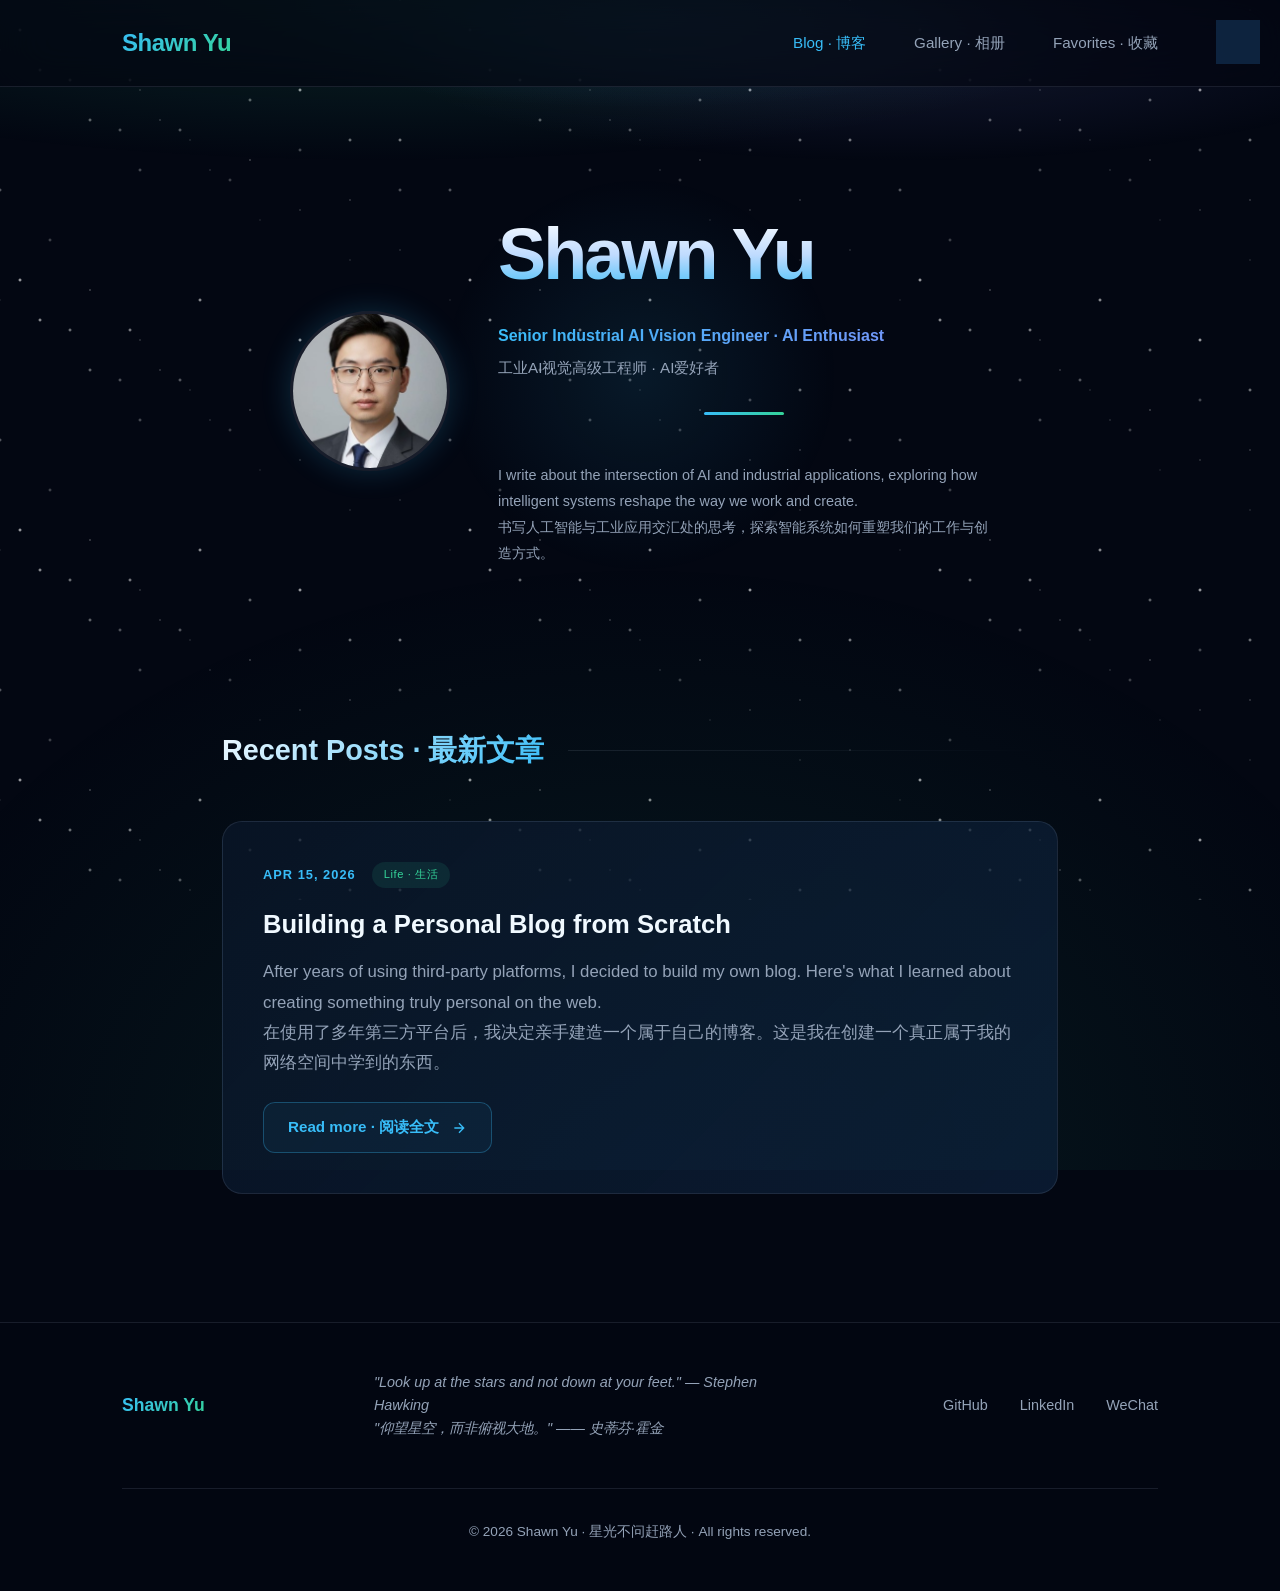
<file: index.html>
<!DOCTYPE html>
<html lang="zh-CN">
<head>
    <meta charset="UTF-8">
    <meta name="viewport" content="width=device-width, initial-scale=1.0">
    <title>Shawn Yu · 星河与诗 · Stars & Poetry</title>
    <link rel="stylesheet" href="css/style.css">
</head>
<body>
    <!-- Music Player -->
    <audio id="bgm" loop preload="auto">
        <source src="music/bgm.mp3" type="audio/mpeg">
    </audio>
    <button class="music-btn" id="musicBtn" onclick="toggleMusic()" title="播放音乐" aria-label="播放背景音乐">
        <svg id="iconPlay" viewBox="0 0 24 24" fill="currentColor"><path d="M8 5v14l11-7z"/></svg>
        <svg id="iconPause" viewBox="0 0 24 24" fill="currentColor" style="display:none"><path d="M6 19h4V5H6v14zm8-14v14h4V5h-4z"/></svg>
    </button>

    <div class="stars">
        <div class="stars-layer"></div>
        <div class="stars-layer"></div>
        <div class="stars-layer"></div>
    </div>
    <div class="aurora"></div>
    <div class="earth-glow"></div>

    <header class="site-header">
        <nav class="nav-container">
            <a href="#home" class="logo" data-nav="home" aria-label="返回首页">Shawn Yu</a>
            <ul class="nav-links">
                <li><a href="#home" class="nav-link" data-nav="home">Blog · 博客</a></li>
                <li><a href="#gallery" class="nav-link" data-nav="gallery">Gallery · 相册</a></li>
                <li><a href="#favorites" class="nav-link" data-nav="favorites">Favorites · 收藏</a></li>
            </ul>
        </nav>
    </header>

    <!-- Home Section -->
    <main id="section-home" class="spa-section">
        <section class="hero">
            <div class="hero-content hero-split">
                <img src="statics/person.jpg" alt="Shawn Yu" class="avatar">
                <div class="hero-text">
                    <h1>Shawn Yu</h1>
                    <p class="tagline">
    <span class="tagline-en">Senior Industrial AI Vision Engineer · AI Enthusiast</span>
    <span class="tagline-cn">工业AI视觉高级工程师 · AI爱好者</span>
</p>
                    <div class="divider"></div>
                    <p class="bio">I write about the intersection of AI and industrial applications, exploring how intelligent systems reshape the way we work and create.<br>书写人工智能与工业应用交汇处的思考，探索智能系统如何重塑我们的工作与创造方式。</p>
                </div>
            </div>
        </section>

        <section class="recent-posts">
            <div class="section-header">
                <h2>Recent Posts · 最新文章</h2>
                <div class="section-line"></div>
            </div>
            <div class="posts-grid">
                <article class="post-card">
                    <div class="post-card-inner">
                        <div class="post-meta">
                            <time class="post-date" datetime="2026-04-15">Apr 15, 2026</time>
                            <span class="post-tag">Life · 生活</span>
                        </div>
                        <h3 class="post-title"><a href="#post/first-post">Building a Personal Blog from Scratch</a></h3>
                        <p class="post-excerpt">After years of using third-party platforms, I decided to build my own blog. Here's what I learned about creating something truly personal on the web.<br>在使用了多年第三方平台后，我决定亲手建造一个属于自己的博客。这是我在创建一个真正属于我的网络空间中学到的东西。</p>
                        <a href="#post/first-post" class="read-more">
                            Read more · 阅读全文
                            <svg width="16" height="16" viewBox="0 0 24 24" fill="none" stroke="currentColor" stroke-width="2"><path d="M5 12h14M12 5l7 7-7 7"/></svg>
                        </a>
                    </div>
                </article>
            </div>
        </section>
    </main>

    <!-- Favorites Section -->
    <main id="section-favorites" class="spa-section" style="display:none;">
        <section class="hero">
            <div class="hero-content">
                <h1>Favorites</h1>
                <p class="tagline">Websites & Tools I Use Daily<br>每日使用的网站与工具</p>
                <div class="divider"></div>
                <p class="bio">A curated collection of resources that spark joy and boost productivity.<br>精心挑选的资源集，助你发现惊喜、提升效率。</p>
            </div>
        </section>

        <section class="favorites-section">
            <div class="section-header">
                <h2>AI & Development · AI与开发</h2>
                <div class="section-line"></div>
            </div>
            <div class="favorites-grid">
                <a href="https://claude.ai" target="_blank" rel="noopener noreferrer" class="favorite-card">
                    <div class="favorite-icon">🤖</div>
                    <div class="favorite-content">
                        <h3>Claude AI</h3>
                        <p>Anthropic's AI assistant for thoughtful conversations and complex tasks.<br>为你提供深度对话与复杂任务协助的AI伙伴。</p>
                    </div>
                </a>
                <a href="https://github.com" target="_blank" rel="noopener noreferrer" class="favorite-card">
                    <div class="favorite-icon">💻</div>
                    <div class="favorite-content">
                        <h3>GitHub</h3>
                        <p>Where the world's developers share code and build the future.<br>全球开发者共享代码、共创未来的平台。</p>
                    </div>
                </a>
                <a href="https://chat.openai.com" target="_blank" rel="noopener noreferrer" class="favorite-card">
                    <div class="favorite-icon">🧠</div>
                    <div class="favorite-content">
                        <h3>ChatGPT</h3>
                        <p>OpenAI's conversational AI that helps with writing, coding, and more.<br>OpenAI的对话AI，助你写作、编程、探索创意。</p>
                    </div>
                </a>
            </div>
        </section>

        <section class="favorites-section">
            <div class="section-header">
                <h2>Design & Creativity · 设计与创意</h2>
                <div class="section-line"></div>
            </div>
            <div class="favorites-grid">
                <a href="https://dribbble.com" target="_blank" rel="noopener noreferrer" class="favorite-card">
                    <div class="favorite-icon">🎨</div>
                    <div class="favorite-content">
                        <h3>Dribbble</h3>
                        <p>Discover the world's top designers' work and get inspired.<br>探索全球顶尖设计师的作品，获取灵感。</p>
                    </div>
                </a>
                <a href="https://unsplash.com" target="_blank" rel="noopener noreferrer" class="favorite-card">
                    <div class="favorite-icon">📸</div>
                    <div class="favorite-content">
                        <h3>Unsplash</h3>
                        <p>Beautiful, free photos gifted by the world's most generous photographers.<br>由全球最慷慨摄影师捐赠的免费高清图片。</p>
                    </div>
                </a>
                <a href="https://www.figma.com" target="_blank" rel="noopener noreferrer" class="favorite-card">
                    <div class="favorite-icon">✏️</div>
                    <div class="favorite-content">
                        <h3>Figma</h3>
                        <p>The collaborative interface design tool for teams.<br>团队协作界面设计工具。</p>
                    </div>
                </a>
            </div>
        </section>

        <section class="favorites-section">
            <div class="section-header">
                <h2>Learning & Growth · 学习与成长</h2>
                <div class="section-line"></div>
            </div>
            <div class="favorites-grid">
                <a href="https://arxiv.org" target="_blank" rel="noopener noreferrer" class="favorite-card">
                    <div class="favorite-icon">📚</div>
                    <div class="favorite-content">
                        <h3>arXiv</h3>
                        <p>Open-access archive for scholarly articles in AI, physics, and more.<br>AI、物理等领域学术论文的开放获取存档。</p>
                    </div>
                </a>
                <a href="https://medium.com" target="_blank" rel="noopener noreferrer" class="favorite-card">
                    <div class="favorite-icon">📝</div>
                    <div class="favorite-content">
                        <h3>Medium</h3>
                        <p>Where ideas are born and stories worth reading live.<br>灵感诞生与优质故事的平台。</p>
                    </div>
                </a>
                <a href="https://www.kaggle.com" target="_blank" rel="noopener noreferrer" class="favorite-card">
                    <div class="favorite-icon">📊</div>
                    <div class="favorite-content">
                        <h3>Kaggle</h3>
                        <p>The world's largest data science community with datasets and competitions.<br>全球最大的数据科学社区，提供数据集与竞赛。</p>
                    </div>
                </a>
            </div>
        </section>

        <section class="favorites-section">
            <div class="section-header">
                <h2>Life & Productivity · 生活与效率</h2>
                <div class="section-line"></div>
            </div>
            <div class="favorites-grid">
                <a href="https://notion.so" target="_blank" rel="noopener noreferrer" class="favorite-card">
                    <div class="favorite-icon">📓</div>
                    <div class="favorite-content">
                        <h3>Notion</h3>
                        <p>The all-in-one workspace for notes, docs, and collaboration.<br>集笔记、文档、协作为一体的工作空间。</p>
                    </div>
                </a>
                <a href="https://translate.google.com" target="_blank" rel="noopener noreferrer" class="favorite-card">
                    <div class="favorite-icon">🌐</div>
                    <div class="favorite-content">
                        <h3>Google Translate</h3>
                        <p>Bridging languages, one translation at a time.<br>打破语言障碍，连接世界。</p>
                    </div>
                </a>
                <a href="https://www.weather.com" target="_blank" rel="noopener noreferrer" class="favorite-card">
                    <div class="favorite-icon">🌤️</div>
                    <div class="favorite-content">
                        <h3>Weather</h3>
                        <p>Know the weather before you step outside.<br>出门前了解天气，做好准备。</p>
                    </div>
                </a>
            </div>
        </section>
    </main>

    <!-- Blog Post Section: first-post -->
    <main id="section-post-first-post" class="spa-section post-content" style="display:none;">
        <article>
            <header class="post-header">
                <div class="post-meta">
                    <time class="post-date" datetime="2026-04-15">April 15, 2026 · 2026年4月15日</time>
                    <span class="post-tag">Life · 生活</span>
                </div>
                <h1>Building a Personal Blog from Scratch<br>从零搭建个人博客</h1>
            </header>

            <div class="post-body">
                <p>After years of publishing on third-party platforms, I decided it was time to build something of my own. Not because I was dissatisfied with existing tools, but because I wanted complete control over my digital presence and the creative freedom to experiment.<br><br>在第三方平台上发布了多年内容后，我决定是时候创造一些属于自己的东西了。这并非因为我对现有工具不满意，而是因为我渴望对自己的数字空间拥有完全的控制权，以及创作实验的自由。</p>

                <h2>Why Build Your Own? · 为何要自己建造？</h2>
                <p>Third-party platforms like Medium and dev.to are excellent for reaching audiences, but they come with limitations. You don't own the design, you're subject to their monetization rules, and your content lives behind their branding. For a personal blog, I wanted something that felt truly <em>mine</em>.<br><br>Medium 和 dev.to 这样的第三方平台对于触达读者来说非常出色，但它们也有局限性。你不拥有设计，要遵守它们的商业规则，你的內容也活在它们的品牌背后。对于一个个人博客，我想要一些真正"属于我"的东西。</p>

                <h2>The Technical Choices · 技术选型</h2>
                <p>I kept things simple: vanilla HTML, CSS, and a flat file structure. No frameworks, no build tools, no database. Just static files served directly. This means fast load times, zero maintenance overhead, and the ability to host anywhere.<br><br>我保持了极简：纯 HTML、CSS，以及扁平的文件夹结构。无框架，无构建工具，无数据库。纯静态文件直接服务。这意味着快速的加载时间、零维护负担，以及任意托管的能力。</p>

                <h2>Design Philosophy · 设计理念</h2>
                <p>The design prioritizes readability and focus. A cosmic theme to remind us of our place in the universe — small, yet connected to something vast and beautiful. Generous whitespace. Typography chosen for long-form reading. No clutter, no distractions—just words on a screen, like stars scattered across the night sky.<br><br>设计以可读性和专注为首。宇宙主题提醒我们在这个世界中的位置——渺小，却与广阔美丽的事物相连。充足的留白。为深度阅读而选的字体排版。无杂乱，无干扰——只有屏幕上的文字，如同星星散落在夜空。</p>

                <h2>Lessons Learned · 经验教训</h2>
                <p>The process taught me more about web standards than years of working with frameworks. When you strip away the abstractions, you understand how browsers actually work—how the cascade flows, how layout algorithms operate, how accessibility truly functions.<br><br>这个过程教会我的 web 标准知识，超过了多年使用框架所学。当你剥离掉抽象层，你才真正理解浏览器是如何工作的——级联如何流动、布局算法如何运作、无障碍访问如何真正实现。</p>

                <p>This blog isn't trying to be anything fancy. It's a place for thoughts, experiments, and occasional photography. If you find something useful here, I'm glad. Otherwise, thanks for stopping by.<br><br>这个博客并不追求华丽。它是一个承载思考、实验和偶尔摄影的地方。如果你在这里找到了有用的东西，我很高兴。否则，感谢你的路过。</p>

                <p style="text-align: center; margin-top: 3rem; color: var(--accent); font-size: 1.5rem;">✦<br><br>"We are all stardust." — Carl Sagan<br>"我们都是星尘。" —— 卡尔·萨根</p>
            </div>
        </article>

        <div class="post-nav">
            <a href="#home">← Back to all posts · 返回全部文章</a>
        </div>
    </main>

    <!-- Gallery Section -->
    <main id="section-gallery" class="spa-section" style="display:none;">
        <section class="hero">
            <div class="hero-content">
                <h1>Gallery</h1>
                <p class="tagline">Moments Captured · 定格的瞬间</p>
                <div class="divider"></div>
            </div>
        </section>

        <section class="gallery-section">
            <div class="gallery-grid" id="gallery-grid">
                <button class="gallery-item" onclick="openLightbox('images/20260414-185709.jpg')" aria-label="查看大图: 2026年4月14日">
                    <img src="images/20260414-185709.jpg" alt="2026年4月14日" loading="lazy">
                </button>
                <button class="gallery-item" onclick="openLightbox('images/photo_2026-04-14_18-39-02.jpg')" aria-label="查看大图: Photo 2026-04-14 18-39-02">
                    <img src="images/photo_2026-04-14_18-39-02.jpg" alt="Photo 2026-04-14 18-39-02" loading="lazy">
                </button>
                <button class="gallery-item" onclick="openLightbox('images/photo_2026-04-14_18-39-30.jpg')" aria-label="查看大图: Photo 2026-04-14 18-39-30">
                    <img src="images/photo_2026-04-14_18-39-30.jpg" alt="Photo 2026-04-14 18-39-30" loading="lazy">
                </button>
            </div>
        </section>
    </main>

    <footer class="site-footer">
        <div class="footer-content">
            <div class="footer-brand">Shawn Yu</div>
            <p class="footer-quote">"Look up at the stars and not down at your feet." — Stephen Hawking<br>"仰望星空，而非俯视大地。" —— 史蒂芬·霍金</p>
            <div class="social-links">
                <a href="https://github.com/shawnyu916" target="_blank" rel="noopener noreferrer" aria-label="GitHub">GitHub</a>
                <a href="https://www.linkedin.com/in/shawn-yu-3088b7102" target="_blank" rel="noopener noreferrer" aria-label="LinkedIn">LinkedIn</a>
                <a href="#wechat-modal" aria-label="WeChat">WeChat</a>
            </div>
            <p class="copyright">&copy; 2026 Shawn Yu · 星光不问赶路人 · All rights reserved.</p>
        </div>
    </footer>

    <div class="modal" id="wechat-modal">
        <div class="modal-content">
            <span class="modal-close" role="button" aria-label="关闭">&times;</span>
            <h3>WeChat · 微信</h3>
            <img src="statics/wechat_qr.jpg" alt="WeChat QR Code" class="wechat-qr-modal">
            <p>Scan to connect · 扫码添加</p>
        </div>
    </div>

    <script>
        // ===== SPA Router =====
        const sections = document.querySelectorAll('.spa-section');
        const navLinks = document.querySelectorAll('.nav-link, .logo[data-nav]');

        function router() {
            const hash = window.location.hash || '#home';

            // Hide all sections
            sections.forEach(s => s.style.display = 'none');

            // Show matching section
            if (hash === '#favorites') {
                document.getElementById('section-favorites').style.display = 'block';
                document.querySelectorAll('.nav-link[data-nav], .logo[data-nav]').forEach(l => {
                    l.classList.toggle('active', l.dataset.nav === 'favorites');
                });
            } else if (hash === '#gallery') {
                document.getElementById('section-gallery').style.display = 'block';
                document.querySelectorAll('.nav-link[data-nav], .logo[data-nav]').forEach(l => {
                    l.classList.toggle('active', l.dataset.nav === 'gallery');
                });
                loadGallery();
            } else if (hash.startsWith('#post/')) {
                const postId = hash.slice(1).replace('/', '-');
                const el = document.getElementById('section-' + postId);
                if (el) {
                    el.style.display = 'block';
                    window.scrollTo(0, 0);
                }
                document.querySelectorAll('.nav-link[data-nav], .logo[data-nav]').forEach(l => {
                    l.classList.remove('active');
                });
            } else {
                document.getElementById('section-home').style.display = 'block';
                document.querySelectorAll('.nav-link[data-nav], .logo[data-nav]').forEach(l => {
                    l.classList.toggle('active', l.dataset.nav === 'home');
                });
            }
        }

        // ===== Gallery =====
        let galleryLoaded = false;
        function loadGallery() {
            galleryLoaded = true; // images are static HTML, no loading needed
        }

        function openLightbox(src) {
            const lb = document.createElement('div');
            lb.className = 'lightbox';
            lb.innerHTML = `<img src="${src}" alt="${src.split('/').pop()}"><span class="lightbox-close">&times;</span>`;
            lb.querySelector('.lightbox-close').addEventListener('click', () => lb.remove());
            lb.addEventListener('click', (e) => { if (e.target === lb) lb.remove(); });
            document.body.appendChild(lb);
        }

        window.addEventListener('hashchange', router);
        window.addEventListener('DOMContentLoaded', router);

        // ===== Modal =====
        const modal = document.getElementById('wechat-modal');
        const wechatLink = document.querySelector('a[aria-label="WeChat"]');
        const closeBtn = document.querySelector('.modal-close');

        if (wechatLink) {
            wechatLink.addEventListener('click', (e) => {
                e.preventDefault();
                modal.style.display = 'flex';
            });
        }

        if (closeBtn) {
            closeBtn.addEventListener('click', () => {
                modal.style.display = 'none';
            });
        }

        if (modal) {
            modal.addEventListener('click', (e) => {
                if (e.target === modal) {
                    modal.style.display = 'none';
                }
            });
        }

        // ===== Music Player =====
        const bgm = document.getElementById('bgm');
        const musicBtn = document.getElementById('musicBtn');
        const iconPlay = document.getElementById('iconPlay');
        const iconPause = document.getElementById('iconPause');

        function toggleMusic() {
            if (bgm.paused) {
                bgm.play();
                musicBtn.classList.add('playing');
                iconPlay.style.display = 'none';
                iconPause.style.display = 'block';
            } else {
                bgm.pause();
                musicBtn.classList.remove('playing');
                iconPlay.style.display = 'block';
                iconPause.style.display = 'none';
            }
        }

        bgm.addEventListener('ended', () => {
            bgm.play();
        });
    </script>
<script defer src='https://static.cloudflareinsights.com/beacon.min.js' data-cf-beacon='{"token": "11cd90fa9ea24b7ea6bcfb0ba6307c27"}'></script>
</body>
</html>
</file>
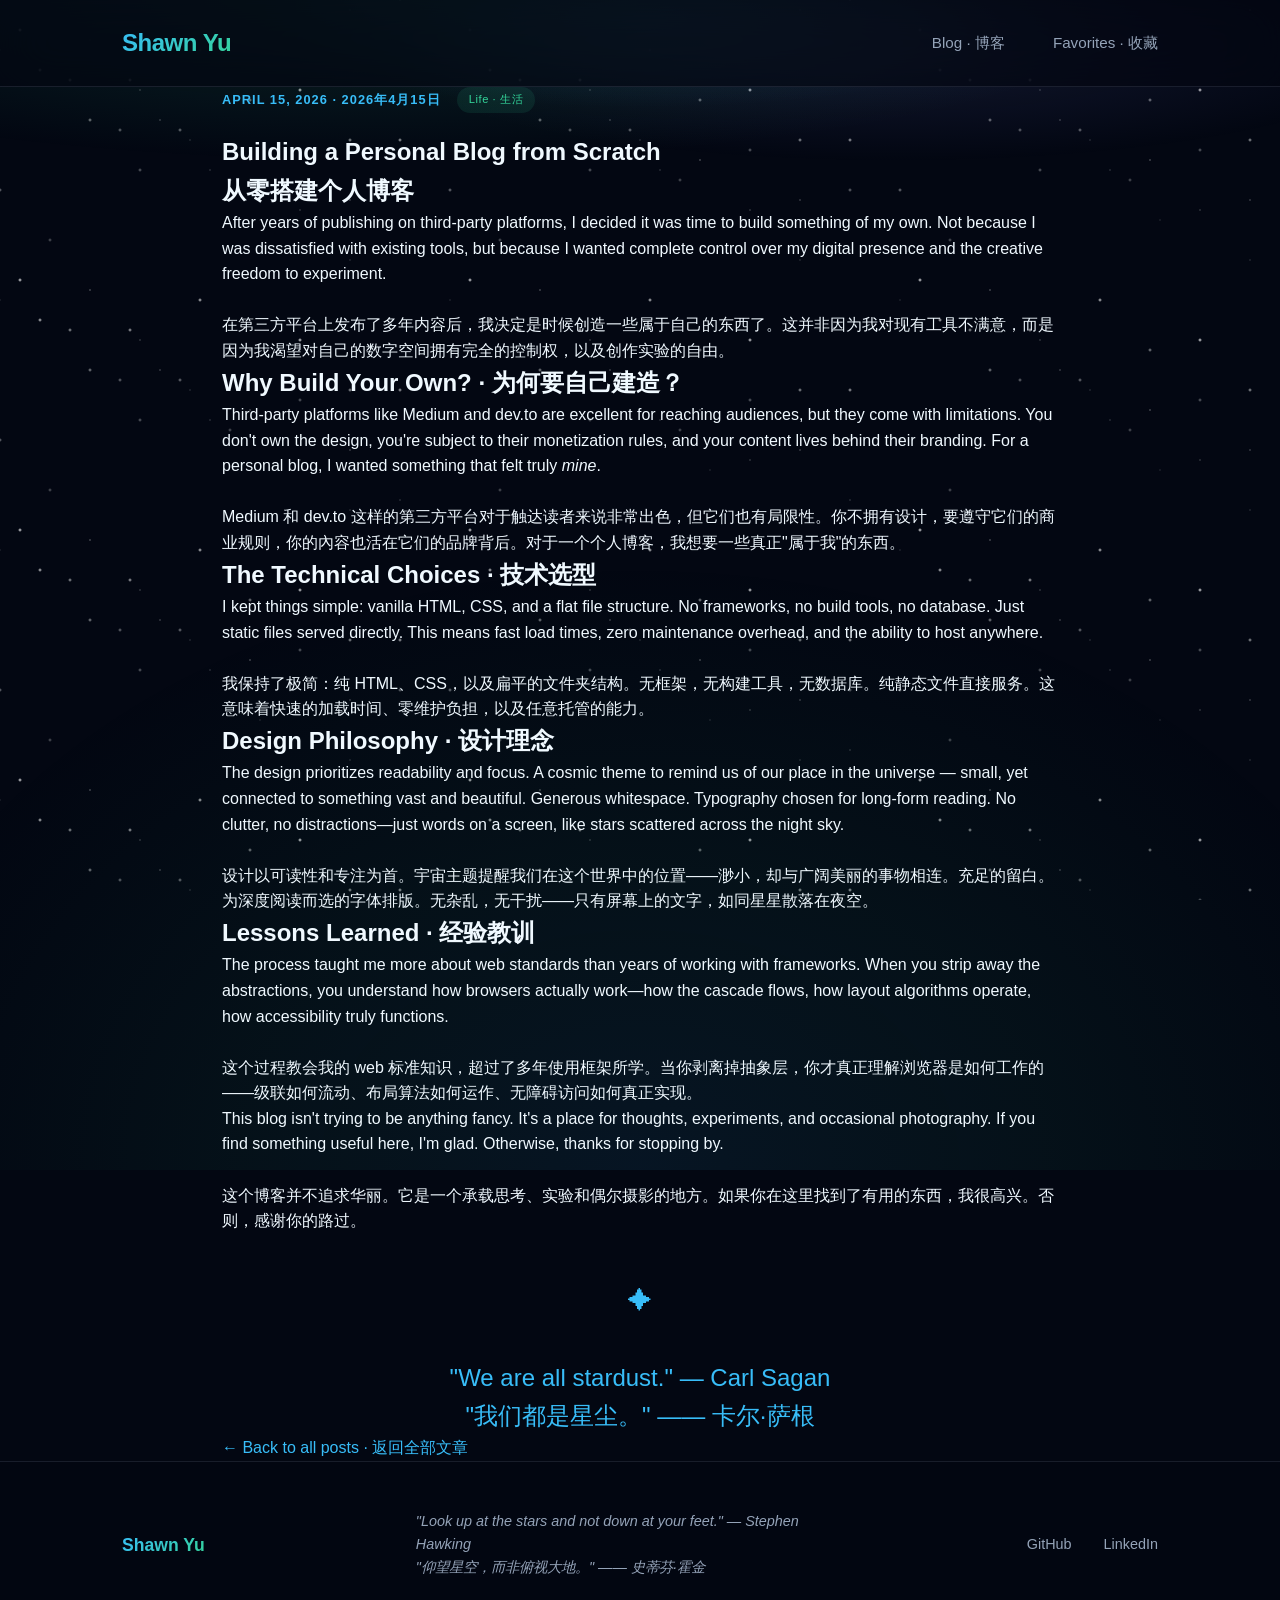
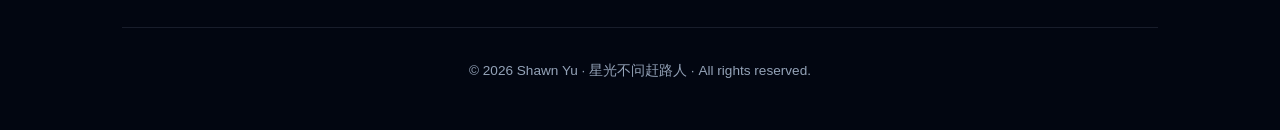
<file: posts/first-post.html>
<!DOCTYPE html>
<html lang="zh-CN">
<head>
    <meta charset="UTF-8">
    <meta name="viewport" content="width=device-width, initial-scale=1.0">
    <title>Building a Personal Blog from Scratch · 从零搭建个人博客 · Shawn Yu</title>
    <link rel="stylesheet" href="../css/style.css">
</head>
<body>
    <div class="stars">
        <div class="stars-layer"></div>
        <div class="stars-layer"></div>
        <div class="stars-layer"></div>
    </div>
    <div class="aurora"></div>
    <div class="earth-glow"></div>

    <header class="site-header">
        <nav class="nav-container">
            <a href="../index.html" class="logo">Shawn Yu</a>
            <ul class="nav-links">
                <li><a href="../index.html">Blog · 博客</a></li>
                <li><a href="../favorites.html">Favorites · 收藏</a></li>
            </ul>
        </nav>
    </header>

    <main class="post-content">
        <article>
            <header class="post-header">
                <div class="post-meta">
                    <time class="post-date" datetime="2026-04-15">April 15, 2026 · 2026年4月15日</time>
                    <span class="post-tag">Life · 生活</span>
                </div>
                <h1>Building a Personal Blog from Scratch<br>从零搭建个人博客</h1>
            </header>

            <div class="post-body">
                <p>After years of publishing on third-party platforms, I decided it was time to build something of my own. Not because I was dissatisfied with existing tools, but because I wanted complete control over my digital presence and the creative freedom to experiment.<br><br>在第三方平台上发布了多年内容后，我决定是时候创造一些属于自己的东西了。这并非因为我对现有工具不满意，而是因为我渴望对自己的数字空间拥有完全的控制权，以及创作实验的自由。</p>

                <h2>Why Build Your Own? · 为何要自己建造？</h2>
                <p>Third-party platforms like Medium and dev.to are excellent for reaching audiences, but they come with limitations. You don't own the design, you're subject to their monetization rules, and your content lives behind their branding. For a personal blog, I wanted something that felt truly <em>mine</em>.<br><br>Medium 和 dev.to 这样的第三方平台对于触达读者来说非常出色，但它们也有局限性。你不拥有设计，要遵守它们的商业规则，你的內容也活在它们的品牌背后。对于一个个人博客，我想要一些真正"属于我"的东西。</p>

                <h2>The Technical Choices · 技术选型</h2>
                <p>I kept things simple: vanilla HTML, CSS, and a flat file structure. No frameworks, no build tools, no database. Just static files served directly. This means fast load times, zero maintenance overhead, and the ability to host anywhere.<br><br>我保持了极简：纯 HTML、CSS，以及扁平的文件夹结构。无框架，无构建工具，无数据库。纯静态文件直接服务。这意味着快速的加载时间、零维护负担，以及任意托管的能力。</p>

                <h2>Design Philosophy · 设计理念</h2>
                <p>The design prioritizes readability and focus. A cosmic theme to remind us of our place in the universe — small, yet connected to something vast and beautiful. Generous whitespace. Typography chosen for long-form reading. No clutter, no distractions—just words on a screen, like stars scattered across the night sky.<br><br>设计以可读性和专注为首。宇宙主题提醒我们在这个世界中的位置——渺小，却与广阔美丽的事物相连。充足的留白。为深度阅读而选的字体排版。无杂乱，无干扰——只有屏幕上的文字，如同星星散落在夜空。</p>

                <h2>Lessons Learned · 经验教训</h2>
                <p>The process taught me more about web standards than years of working with frameworks. When you strip away the abstractions, you understand how browsers actually work—how the cascade flows, how layout algorithms operate, how accessibility truly functions.<br><br>这个过程教会我的 web 标准知识，超过了多年使用框架所学。当你剥离掉抽象层，你才真正理解浏览器是如何工作的——级联如何流动、布局算法如何运作、无障碍访问如何真正实现。</p>

                <p>This blog isn't trying to be anything fancy. It's a place for thoughts, experiments, and occasional photography. If you find something useful here, I'm glad. Otherwise, thanks for stopping by.<br><br>这个博客并不追求华丽。它是一个承载思考、实验和偶尔摄影的地方。如果你在这里找到了有用的东西，我很高兴。否则，感谢你的路过。</p>

                <p style="text-align: center; margin-top: 3rem; color: var(--accent); font-size: 1.5rem;">✦<br><br>"We are all stardust." — Carl Sagan<br>"我们都是星尘。" —— 卡尔·萨根</p>
            </div>
        </article>

        <div class="post-nav">
            <a href="../index.html">← Back to all posts · 返回全部文章</a>
        </div>
    </main>

    <footer class="site-footer">
        <div class="footer-content">
            <div class="footer-brand">Shawn Yu</div>
            <p class="footer-quote">"Look up at the stars and not down at your feet." — Stephen Hawking<br>"仰望星空，而非俯视大地。" —— 史蒂芬·霍金</p>
            <div class="social-links">
                <a href="https://github.com/shawnyu916" target="_blank" aria-label="GitHub">GitHub</a>
                <a href="https://www.linkedin.com/in/shawn-yu-3088b7102" target="_blank" aria-label="LinkedIn">LinkedIn</a>
            </div>
            <p class="copyright">&copy; 2026 Shawn Yu · 星光不问赶路人 · All rights reserved.</p>
        </div>
    </footer>
</body>
</html>
</file>
<file: css/style.css>
*,
*::before,
*::after {
    box-sizing: border-box;
    margin: 0;
    padding: 0;
}

:root {
    --bg-primary: #030712;
    --bg-secondary: #0a1628;
    --bg-card: #0f2744;
    --text-primary: #f0f9ff;
    --text-secondary: #94a3b8;
    --accent: #38bdf8;
    --accent-secondary: #818cf8;
    --accent-tertiary: #34d399;
    --accent-warm: #fb923c;
    --glow: rgba(56, 189, 248, 0.3);
    --border: rgba(148, 163, 184, 0.15);
    --font-sans: -apple-system, BlinkMacSystemFont, 'Segoe UI', Roboto, Oxygen, Ubuntu, sans-serif;
    --max-width: 900px;
}

html {
    scroll-behavior: smooth;
}

/* Music Player Button */
.music-btn {
    position: fixed;
    top: 20px;
    right: 20px;
    width: 44px;
    height: 44px;
    border-radius: 50%;
    background: rgba(15, 39, 68, 0.9);
    border: 1px solid var(--border);
    color: var(--accent);
    font-size: 20px;
    cursor: pointer;
    z-index: 1000;
    display: flex;
    align-items: center;
    justify-content: center;
    transition: all 0.3s ease;
    backdrop-filter: blur(8px);
}

.music-btn:hover {
    background: rgba(56, 189, 248, 0.2);
    transform: scale(1.1);
}

.music-btn.playing {
    color: var(--accent-tertiary);
    box-shadow: 0 0 15px rgba(52, 211, 153, 0.4);
}

.music-btn svg {
    width: 20px;
    height: 20px;
}

body {
    font-family: var(--font-sans);
    background: var(--bg-primary);
    color: var(--text-primary);
    line-height: 1.6;
    min-height: 100vh;
    display: flex;
    flex-direction: column;
    overflow-x: hidden;
    position: relative;
}

.stars {
    position: fixed;
    top: 0;
    left: 0;
    right: 0;
    bottom: 0;
    pointer-events: none;
    z-index: 0;
}

.stars-layer {
    position: absolute;
    top: 0;
    left: 0;
    right: 0;
    bottom: 0;
    background-image:
        radial-gradient(2px 2px at 20px 30px, rgba(255,255,255,0.9), transparent),
        radial-gradient(2px 2px at 40px 70px, rgba(255,255,255,0.8), transparent),
        radial-gradient(1px 1px at 90px 40px, rgba(255,255,255,0.6), transparent),
        radial-gradient(2px 2px at 130px 80px, rgba(255,255,255,0.7), transparent),
        radial-gradient(1px 1px at 160px 120px, rgba(255,255,255,0.5), transparent),
        radial-gradient(2px 2px at 200px 50px, rgba(255,255,255,0.8), transparent),
        radial-gradient(1px 1px at 250px 160px, rgba(255,255,255,0.6), transparent),
        radial-gradient(2px 2px at 300px 90px, rgba(255,255,255,0.9), transparent),
        radial-gradient(1px 1px at 350px 200px, rgba(255,255,255,0.5), transparent),
        radial-gradient(2px 2px at 400px 140px, rgba(255,255,255,0.7), transparent);
    background-size: 450px 250px;
    animation: twinkle 8s ease-in-out infinite alternate;
}

.stars-layer:nth-child(2) {
    background-position: 50px 50px;
    animation-delay: -2s;
    opacity: 0.7;
}

.stars-layer:nth-child(3) {
    background-position: 100px 100px;
    animation-delay: -4s;
    opacity: 0.5;
}

@keyframes twinkle {
    0% { opacity: 0.6; }
    100% { opacity: 1; }
}

.aurora {
    position: fixed;
    top: 0;
    left: 0;
    right: 0;
    height: 60vh;
    pointer-events: none;
    z-index: 0;
    background:
        radial-gradient(ellipse 100% 50% at 30% 0%, rgba(52, 211, 153, 0.15), transparent 60%),
        radial-gradient(ellipse 80% 40% at 70% 10%, rgba(129, 140, 248, 0.12), transparent 50%),
        radial-gradient(ellipse 60% 30% at 50% 5%, rgba(56, 189, 248, 0.1), transparent 50%);
    animation: auroraMove 20s ease-in-out infinite;
}

@keyframes auroraMove {
    0%, 100% { transform: translateX(0) scale(1); }
    33% { transform: translateX(30px) scale(1.05); }
    66% { transform: translateX(-20px) scale(0.98); }
}

.earth-glow {
    position: fixed;
    bottom: -30%;
    left: 50%;
    transform: translateX(-50%);
    width: 150%;
    height: 80%;
    background: radial-gradient(ellipse at center bottom, rgba(56, 189, 248, 0.08), rgba(52, 211, 153, 0.05), transparent 60%);
    pointer-events: none;
    z-index: 0;
}

a {
    color: var(--accent);
    text-decoration: none;
    transition: all 0.3s ease;
}

a:hover {
    color: var(--accent-secondary);
}

.site-header {
    border-bottom: 1px solid var(--border);
    background: rgba(3, 7, 18, 0.7);
    backdrop-filter: blur(24px);
    position: sticky;
    top: 0;
    z-index: 100;
}

.nav-container {
    max-width: 1100px;
    margin: 0 auto;
    padding: 1.5rem 2rem;
    display: flex;
    justify-content: space-between;
    align-items: center;
}

.logo {
    font-size: 1.5rem;
    font-weight: 700;
    background: linear-gradient(135deg, var(--accent), var(--accent-tertiary));
    -webkit-background-clip: text;
    -webkit-text-fill-color: transparent;
    background-clip: text;
    letter-spacing: -0.02em;
}

.nav-links {
    display: flex;
    gap: 3rem;
    list-style: none;
}

.nav-links a {
    color: var(--text-secondary);
    font-size: 0.95rem;
    font-weight: 500;
    padding: 0.5rem 0;
    position: relative;
}

.nav-links a::after {
    content: '';
    position: absolute;
    bottom: 0;
    left: 0;
    width: 0;
    height: 2px;
    background: linear-gradient(90deg, var(--accent), var(--accent-tertiary));
    transition: width 0.3s ease;
}

.nav-links a.active {
    color: var(--accent);
}

.nav-links a:hover {
    color: var(--text-primary);
}

.nav-links a:hover::after {
    width: 100%;
}

main {
    flex: 1;
    max-width: var(--max-width);
    width: 100%;
    margin: 0 auto;
    padding: 0 2rem;
    position: relative;
    z-index: 1;
}

.hero {
    padding: 8rem 0 6rem;
    text-align: center;
    position: relative;
}

.hero::before {
    content: '';
    position: absolute;
    top: 50%;
    left: 50%;
    transform: translate(-50%, -50%);
    width: 400px;
    height: 400px;
    background: radial-gradient(circle, rgba(56, 189, 248, 0.1), transparent 70%);
    pointer-events: none;
    animation: pulse 4s ease-in-out infinite;
}

@keyframes pulse {
    0%, 100% { transform: translate(-50%, -50%) scale(1); opacity: 0.5; }
    50% { transform: translate(-50%, -50%) scale(1.2); opacity: 0.8; }
}

.hero-content {
    max-width: 700px;
    margin: 0 auto;
    position: relative;
}

.hero-split {
    display: flex;
    align-items: center;
    gap: 3rem;
    text-align: left;
}

.hero-text {
    flex: 1;
}

.avatar {
    width: 160px;
    height: 160px;
    border-radius: 50%;
    border: 3px solid var(--border);
    box-shadow: 0 0 30px rgba(56, 189, 248, 0.2);
    object-fit: cover;
    transition: all 0.4s ease;
    flex-shrink: 0;
}

.avatar:hover {
    transform: scale(1.05);
    box-shadow: 0 0 50px rgba(56, 189, 248, 0.3);
    border-color: var(--accent);
}

.hero h1 {
    font-size: 4.5rem;
    font-weight: 800;
    letter-spacing: -0.04em;
    margin-bottom: 1.75rem;
    line-height: 1.1;
    background: linear-gradient(180deg, #ffffff 0%, #bfdbfe 50%, var(--accent) 100%);
    -webkit-background-clip: text;
    -webkit-text-fill-color: transparent;
    background-clip: text;
}

.tagline {
    margin-bottom: 2rem;
    line-height: 1.6;
}

.tagline-en,
.tagline-cn {
    display: block;
    font-size: 1rem;
    color: var(--text-secondary);
}

.tagline-en {
    background: linear-gradient(135deg, var(--accent), var(--accent-secondary));
    -webkit-background-clip: text;
    -webkit-text-fill-color: transparent;
    background-clip: text;
    font-weight: 600;
    margin-bottom: 0.5rem;
}

.tagline-cn {
    color: var(--text-secondary);
    font-size: 0.95rem;
}

.divider {
    width: 80px;
    height: 3px;
    background: linear-gradient(90deg, var(--accent), var(--accent-tertiary));
    margin: 0 auto 3rem;
    border-radius: 2px;
}

.bio {
    font-size: 0.9rem;
    color: var(--text-secondary);
    line-height: 1.8;
    max-width: 550px;
    margin: 0 auto;
}

.recent-posts {
    padding: 4rem 0 8rem;
}

.section-header {
    display: flex;
    align-items: center;
    gap: 1.5rem;
    margin-bottom: 3rem;
}

.section-header h2 {
    font-size: 1.8rem;
    font-weight: 700;
    background: linear-gradient(135deg, var(--text-primary), var(--accent));
    -webkit-background-clip: text;
    -webkit-text-fill-color: transparent;
    background-clip: text;
}

.section-line {
    flex: 1;
    height: 1px;
    background: linear-gradient(90deg, var(--border), transparent);
}

.posts-grid {
    display: flex;
    flex-direction: column;
    gap: 2rem;
}

.post-card {
    background: linear-gradient(135deg, rgba(10, 22, 40, 0.8), rgba(15, 39, 68, 0.6));
    border: 1px solid var(--border);
    border-radius: 20px;
    padding: 2.5rem;
    transition: all 0.5s cubic-bezier(0.23, 1, 0.32, 1);
    position: relative;
    overflow: hidden;
}

.post-card::before {
    content: '';
    position: absolute;
    top: 0;
    left: 0;
    right: 0;
    bottom: 0;
    background: linear-gradient(135deg, transparent, rgba(56, 189, 248, 0.03));
    opacity: 0;
    transition: opacity 0.5s ease;
}

.post-card:hover {
    transform: translateY(-12px) scale(1.02);
    border-color: rgba(56, 189, 248, 0.3);
    box-shadow:
        0 30px 60px rgba(0, 0, 0, 0.5),
        0 0 80px rgba(56, 189, 248, 0.1),
        inset 0 1px 0 rgba(255, 255, 255, 0.05);
}

.post-card:hover::before {
    opacity: 1;
}

.post-card-inner {
    position: relative;
    z-index: 1;
}

.post-meta {
    display: flex;
    align-items: center;
    gap: 1rem;
    margin-bottom: 1.25rem;
}

.post-date {
    font-size: 0.8rem;
    color: var(--accent);
    font-weight: 600;
    letter-spacing: 0.08em;
    text-transform: uppercase;
}

.post-tag {
    font-size: 0.7rem;
    color: var(--accent-tertiary);
    background: rgba(52, 211, 153, 0.1);
    padding: 0.25rem 0.75rem;
    border-radius: 20px;
    font-weight: 500;
    letter-spacing: 0.05em;
}

.post-title {
    font-size: 1.6rem;
    font-weight: 700;
    margin-bottom: 1rem;
    line-height: 1.3;
}

.post-title a {
    color: var(--text-primary);
    transition: all 0.3s ease;
}

.post-title a:hover {
    background: linear-gradient(135deg, var(--accent), var(--accent-tertiary));
    -webkit-background-clip: text;
    -webkit-text-fill-color: transparent;
    background-clip: text;
}

.post-excerpt {
    color: var(--text-secondary);
    margin-bottom: 1.5rem;
    line-height: 1.8;
    font-size: 1.05rem;
}

.read-more {
    display: inline-flex;
    align-items: center;
    gap: 0.75rem;
    font-size: 0.95rem;
    font-weight: 600;
    color: var(--accent);
    padding: 0.75rem 1.5rem;
    border: 1px solid rgba(56, 189, 248, 0.3);
    border-radius: 12px;
    background: rgba(56, 189, 248, 0.05);
    transition: all 0.3s ease;
}

.read-more:hover {
    background: var(--accent);
    color: var(--bg-primary);
    border-color: var(--accent);
    box-shadow: 0 0 30px rgba(56, 189, 248, 0.4);
    transform: translateX(4px);
}

.read-more svg {
    transition: transform 0.3s ease;
}

.read-more:hover svg {
    transform: translateX(6px);
}

.site-footer {
    border-top: 1px solid var(--border);
    background: rgba(3, 7, 18, 0.8);
    backdrop-filter: blur(24px);
    margin-top: auto;
    position: relative;
    z-index: 1;
}

.footer-content {
    max-width: 1100px;
    margin: 0 auto;
    padding: 3rem 2rem;
    display: flex;
    justify-content: space-between;
    align-items: center;
    flex-wrap: wrap;
    gap: 2rem;
}

.footer-brand {
    font-size: 1.1rem;
    font-weight: 600;
    background: linear-gradient(135deg, var(--accent), var(--accent-tertiary));
    -webkit-background-clip: text;
    -webkit-text-fill-color: transparent;
    background-clip: text;
}

.footer-quote {
    color: var(--text-secondary);
    font-size: 0.9rem;
    font-style: italic;
    max-width: 400px;
}

.social-links {
    display: flex;
    gap: 2rem;
}

.social-links a {
    color: var(--text-secondary);
    font-size: 0.9rem;
    font-weight: 500;
    transition: all 0.3s ease;
}

.social-links a:hover {
    color: var(--accent);
    text-shadow: 0 0 20px rgba(56, 189, 248, 0.5);
}

.copyright {
    width: 100%;
    text-align: center;
    color: var(--text-secondary);
    font-size: 0.85rem;
    padding-top: 2rem;
    border-top: 1px solid var(--border);
    margin-top: 1rem;
}

.wechat-qr {
    max-width: 200px;
    width: 100%;
    border-radius: 12px;
    border: 1px solid var(--border);
    box-shadow: 0 8px 32px rgba(0, 0, 0, 0.3);
    transition: all 0.3s ease;
}

.wechat-qr:hover {
    transform: scale(1.03);
    box-shadow: 0 12px 40px rgba(0, 0, 0, 0.4), 0 0 40px rgba(56, 189, 248, 0.15);
}

.modal {
    display: none;
    position: fixed;
    top: 0;
    left: 0;
    right: 0;
    bottom: 0;
    background: rgba(0, 0, 0, 0.85);
    backdrop-filter: blur(8px);
    z-index: 1000;
    justify-content: center;
    align-items: center;
    animation: fadeIn 0.3s ease;
}

@keyframes fadeIn {
    from { opacity: 0; }
    to { opacity: 1; }
}

.modal-content {
    background: linear-gradient(135deg, var(--bg-secondary), var(--bg-card));
    border: 1px solid var(--border);
    border-radius: 20px;
    padding: 2.5rem;
    text-align: center;
    max-width: 350px;
    width: 90%;
    position: relative;
    animation: slideUp 0.3s ease;
}

@keyframes slideUp {
    from { transform: translateY(20px); opacity: 0; }
    to { transform: translateY(0); opacity: 1; }
}

.modal-close {
    position: absolute;
    top: 1rem;
    right: 1.25rem;
    font-size: 1.5rem;
    color: var(--text-secondary);
    cursor: pointer;
    transition: color 0.3s ease;
}

.modal-close:hover {
    color: var(--accent);
}

.modal-content h3 {
    font-size: 1.3rem;
    margin-bottom: 1.5rem;
    background: linear-gradient(135deg, var(--accent), var(--accent-tertiary));
    -webkit-background-clip: text;
    -webkit-text-fill-color: transparent;
    background-clip: text;
}

.wechat-qr-modal {
    max-width: 220px;
    width: 100%;
    border-radius: 12px;
    border: 1px solid var(--border);
    box-shadow: 0 8px 32px rgba(0, 0, 0, 0.4);
    margin-bottom: 1rem;
}

.modal-content p {
    color: var(--text-secondary);
    font-size: 0.9rem;
}

.favorites-section {
    padding: 2rem 0 4rem;
}

.favorites-grid {
    display: grid;
    grid-template-columns: repeat(auto-fill, minmax(280px, 1fr));
    gap: 1.5rem;
}

.favorite-card {
    background: linear-gradient(135deg, rgba(10, 22, 40, 0.8), rgba(15, 39, 68, 0.6));
    border: 1px solid var(--border);
    border-radius: 16px;
    padding: 1.75rem;
    display: flex;
    gap: 1.25rem;
    align-items: flex-start;
    transition: all 0.4s cubic-bezier(0.23, 1, 0.32, 1);
    text-decoration: none;
}

.favorite-card:hover {
    transform: translateY(-6px);
    border-color: rgba(56, 189, 248, 0.3);
    box-shadow:
        0 20px 40px rgba(0, 0, 0, 0.4),
        0 0 40px rgba(56, 189, 248, 0.1);
}

.favorite-icon {
    font-size: 2rem;
    flex-shrink: 0;
    width: 48px;
    height: 48px;
    display: flex;
    align-items: center;
    justify-content: center;
    background: rgba(56, 189, 248, 0.1);
    border-radius: 12px;
}

.favorite-content {
    flex: 1;
}

.favorite-content h3 {
    font-size: 1.15rem;
    font-weight: 600;
    color: var(--text-primary);
    margin-bottom: 0.5rem;
}

.favorite-content p {
    font-size: 0.9rem;
    color: var(--text-secondary);
    line-height: 1.6;
}

@media (max-width: 700px) {
    .hero h1 {
        font-size: 2.2rem;
    }

    .hero {
        padding: 4rem 0 3rem;
    }

    .hero-split {
        flex-direction: column;
        gap: 1.5rem;
        text-align: center;
    }

    .avatar {
        width: 120px;
        height: 120px;
    }

    .tagline-en,
    .tagline-cn {
        font-size: 0.85rem;
    }

    .nav-container {
        flex-direction: column;
        gap: 1rem;
        padding: 1rem;
    }

    .nav-links {
        gap: 1.5rem;
    }

    main {
        padding: 0 1rem;
    }

    .post-card {
        padding: 1.75rem;
    }

    .footer-content {
        flex-direction: column;
        text-align: center;
        padding: 2rem 1rem;
    }

    .section-header {
        flex-direction: column;
        align-items: flex-start;
        gap: 0.75rem;
    }

    .section-line {
        width: 100%;
        height: 1px;
        background: linear-gradient(90deg, var(--border), transparent);
    }
}
/* ===== Gallery ===== */
.gallery-section {
    padding: 2rem 0 6rem;
}

.gallery-grid {
    display: grid;
    grid-template-columns: repeat(auto-fill, minmax(280px, 1fr));
    gap: 1.5rem;
}

.gallery-item {
    position: relative;
    aspect-ratio: 4 / 3;
    overflow: hidden;
    border-radius: 16px;
    cursor: pointer;
    border: 1px solid var(--border);
    transition: all 0.4s cubic-bezier(0.23, 1, 0.32, 1);
}

.gallery-item img {
    width: 100%;
    height: 100%;
    object-fit: cover;
    transition: transform 0.5s ease;
}

.gallery-item:hover {
    transform: translateY(-6px);
    border-color: rgba(56, 189, 248, 0.4);
    box-shadow: 0 20px 40px rgba(0, 0, 0, 0.4), 0 0 40px rgba(56, 189, 248, 0.1);
}

.gallery-item:hover img {
    transform: scale(1.08);
}

.gallery-empty {
    text-align: center;
    color: var(--text-secondary);
    padding: 4rem 0;
    font-size: 1.1rem;
}

.lightbox {
    position: fixed;
    top: 0;
    left: 0;
    right: 0;
    bottom: 0;
    background: rgba(0, 0, 0, 0.92);
    z-index: 2000;
    display: flex;
    align-items: center;
    justify-content: center;
    cursor: pointer;
}

.lightbox img {
    max-width: 90vw;
    max-height: 90vh;
    object-fit: contain;
    border-radius: 8px;
    box-shadow: 0 20px 60px rgba(0, 0, 0, 0.6);
}

.lightbox-close {
    position: absolute;
    top: 1.5rem;
    right: 2rem;
    font-size: 2.5rem;
    color: rgba(255, 255, 255, 0.7);
    cursor: pointer;
    transition: color 0.3s ease;
    line-height: 1;
}

.lightbox-close:hover {
    color: var(--accent);
}
</file>
